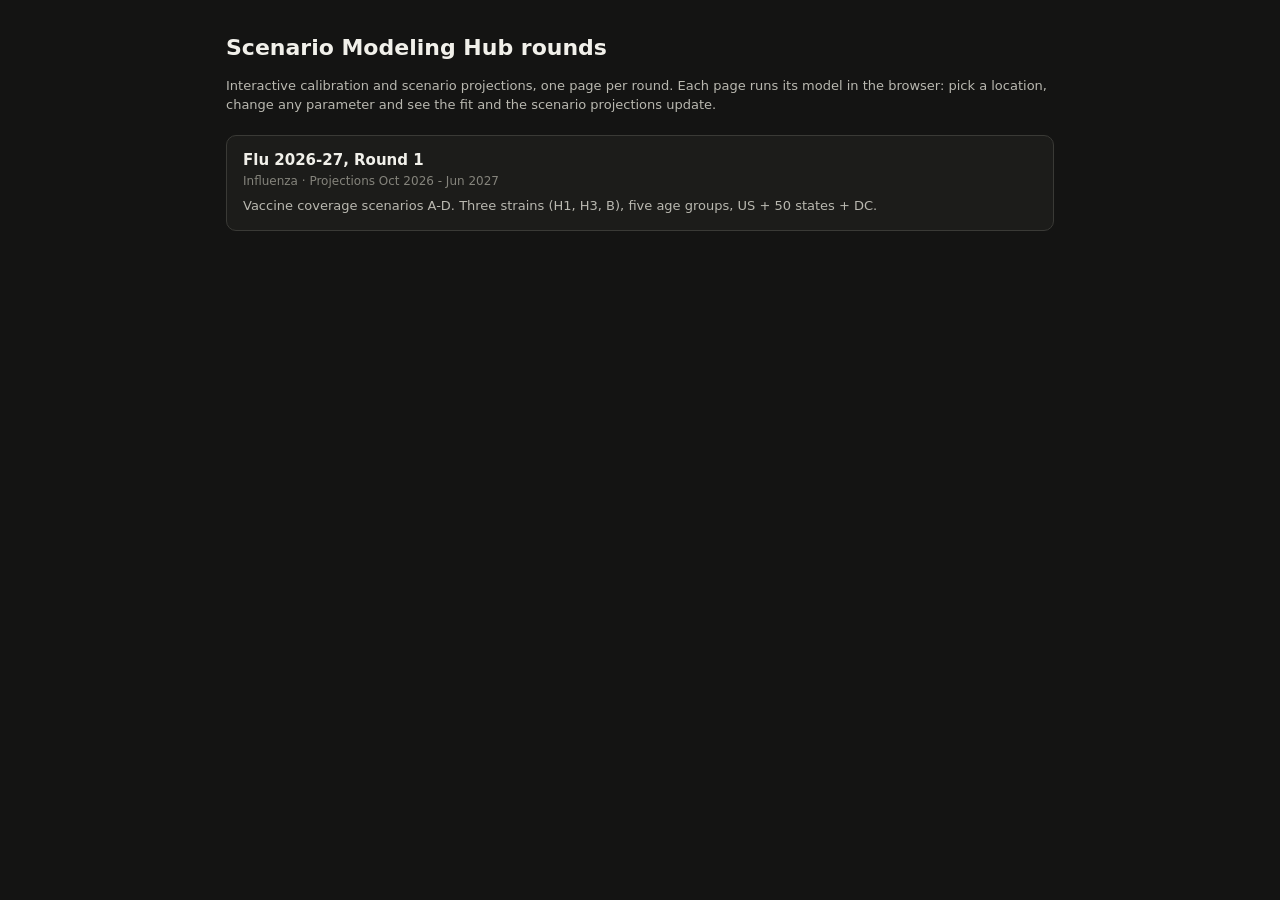
<file: index.html>
<!doctype html>
<html lang="en">
<head>
<meta charset="utf-8">
<meta name="viewport" content="width=device-width, initial-scale=1">
<title>SMH-web</title>
<link rel="stylesheet" href="engine/style.css">
<script>try { document.documentElement.dataset.theme = localStorage.getItem("smh-theme") || "dark"; } catch (e) { document.documentElement.dataset.theme = "dark"; }</script>
</head>
<body>
<div class="landing">
  <h1>Scenario Modeling Hub rounds</h1>
  <p>Interactive calibration and scenario projections, one page per round. Each page runs its model in the browser: pick a
    location, change any parameter and see the fit and the scenario projections update.</p>
  <div class="rounds" id="rounds"></div>
</div>
<script>
fetch("rounds.json").then((r) => r.json()).then((rounds) => {
  document.getElementById("rounds").innerHTML = rounds.map((r) =>
    `<a class="round" href="${r.path}/"><div class="t">${r.title}</div><div class="m">${r.pathogen} · ${r.period}</div><div class="d">${r.summary}</div></a>`).join("");
});
</script>
</body>
</html>
</file>
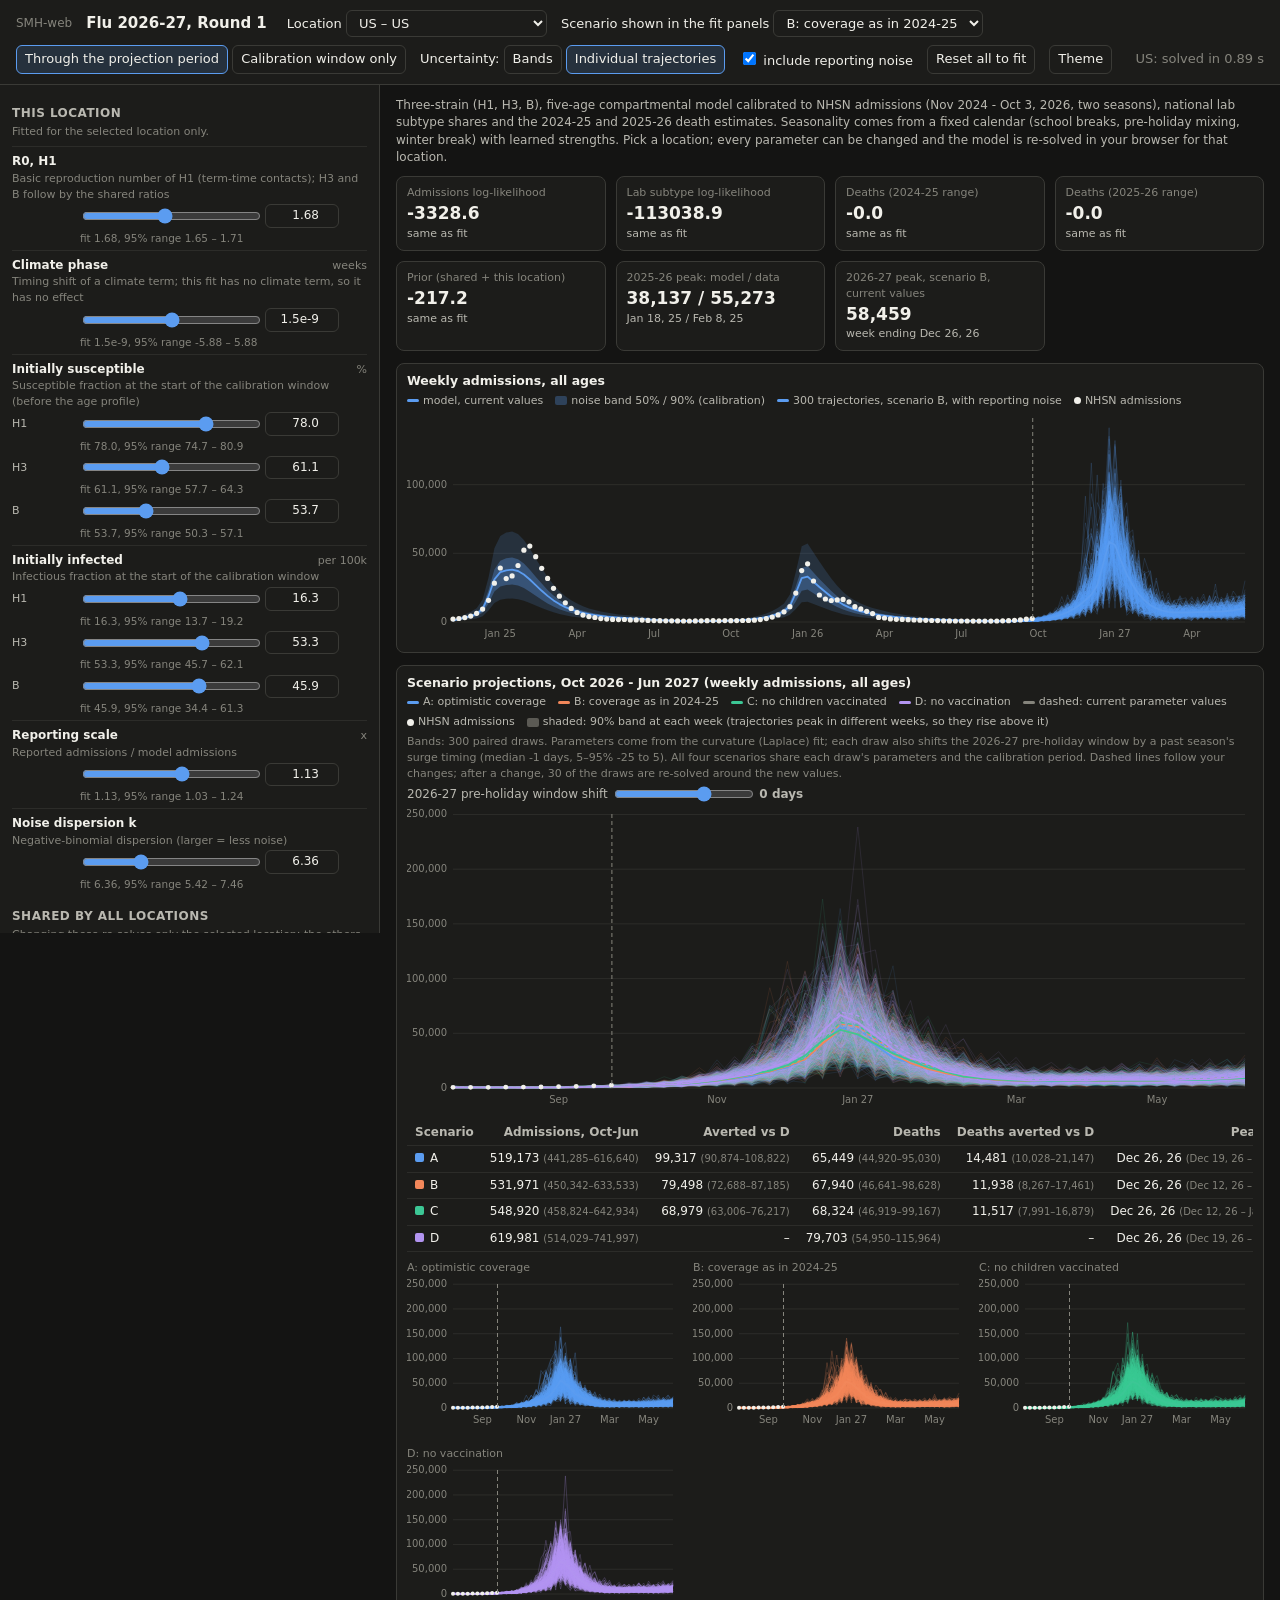
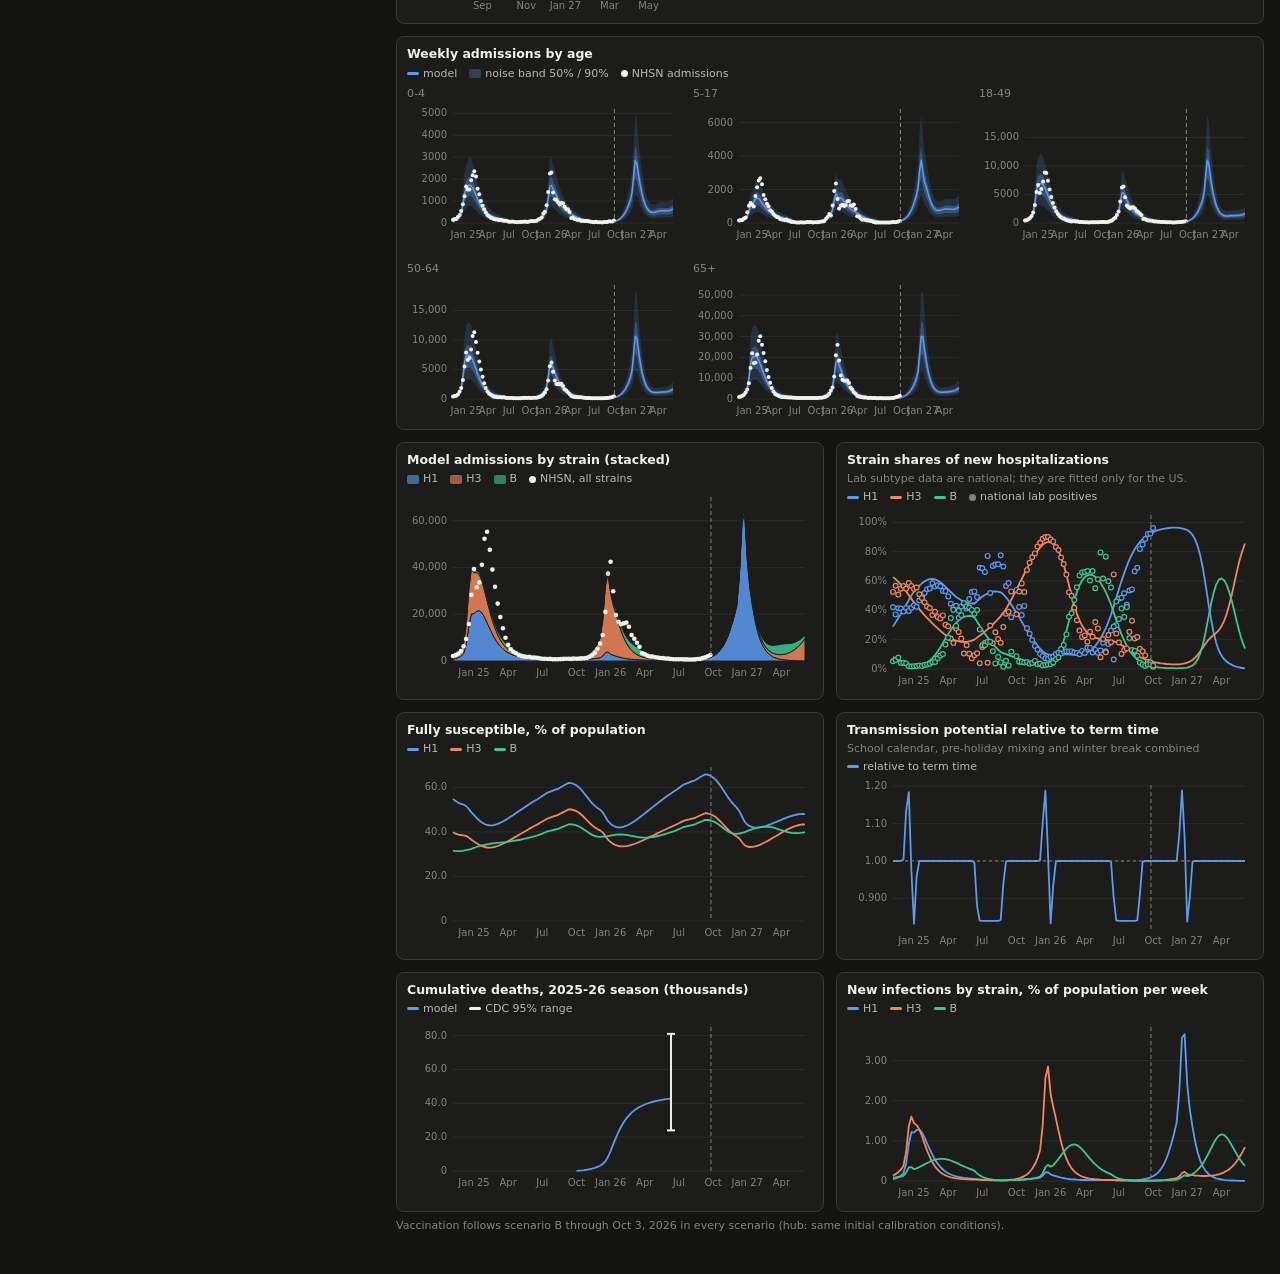
<file: Flu2026-27_Round1/index.html>
<!doctype html>
<html lang="en">
<head>
<meta charset="utf-8">
<meta name="viewport" content="width=device-width, initial-scale=1">
<title>Flu 2026-27 Round 1</title>
<link rel="stylesheet" href="../engine/style.css">
</head>
<body>
<p style="padding:16px">Loading…</p>
<script src="../engine/solver.js"></script>
<script src="../engine/stats.js"></script>
<script src="../engine/charts.js"></script>
<script src="../engine/app.js"></script>
<script src="model.js"></script>
<script>SMH.start().catch((e) => { document.body.innerHTML = `<p style="padding:16px;color:#b3261e">Could not load this round: ${e.message}</p>`; console.error(e); });</script>
</body>
</html>
</file>
<file: engine/style.css>
:root {
  --bg: #f6f5f1; --surface: #fcfcfb; --ink: #0b0b0b; --ink2: #52514e; --muted: #898781; --grid: #e6e5df;
  --line: #d7d6cf; --accent: #2a78d6; --accent-soft: rgba(42,120,214,.12); --changed: #b45f06;
  --c1: #2a78d6; --c2: #eb6834; --c3: #1baf7a; --c4: #8a5cc9; --c5: #eda100;
  --model: #2a78d6; --data: #0b0b0b; --band: 42,120,214; --good: #1a7f4e; --bad: #b3261e;
}
@media (prefers-color-scheme: dark) {
  :root:not([data-theme="light"]) {
    --bg: #141413; --surface: #1c1c1a; --ink: #f1f0ea; --ink2: #b9b8b0; --muted: #85847c; --grid: #2c2c29;
    --line: #3a3a36; --accent: #5b9cf0; --accent-soft: rgba(91,156,240,.16); --changed: #f0a24a;
    --c1: #5b9cf0; --c2: #f2875a; --c3: #3cc795; --c4: #b294f0; --c5: #f2c14e;
    --model: #5b9cf0; --data: #f1f0ea; --band: 91,156,240; --good: #4cc38a; --bad: #f2786d;
  }
}
:root[data-theme="dark"] {
  --bg: #141413; --surface: #1c1c1a; --ink: #f1f0ea; --ink2: #b9b8b0; --muted: #85847c; --grid: #2c2c29;
  --line: #3a3a36; --accent: #5b9cf0; --accent-soft: rgba(91,156,240,.16); --changed: #f0a24a;
  --c1: #5b9cf0; --c2: #f2875a; --c3: #3cc795; --c4: #b294f0; --c5: #f2c14e;
  --model: #5b9cf0; --data: #f1f0ea; --band: 91,156,240; --good: #4cc38a; --bad: #f2786d;
}
* { box-sizing: border-box; }
html, body { margin: 0; background: var(--bg); color: var(--ink); font: 13px/1.45 system-ui, -apple-system, "Segoe UI", sans-serif; }
a { color: var(--accent); }
header { display: flex; flex-wrap: wrap; gap: 8px 14px; align-items: center; padding: 10px 16px; background: var(--surface);
  border-bottom: 1px solid var(--line); position: sticky; top: 0; z-index: 5; }
header h1 { font-size: 15px; margin: 0 6px 0 0; font-weight: 600; }
header .home { color: var(--muted); text-decoration: none; font-size: 12px; }
select, button, input[type=number] { font: inherit; color: var(--ink); background: var(--surface); border: 1px solid var(--line); border-radius: 6px; padding: 4px 8px; }
button { cursor: pointer; } button:hover { border-color: var(--accent); }
button.on { background: var(--accent-soft); border-color: var(--accent); }
.status { color: var(--muted); margin-left: auto; font-variant-numeric: tabular-nums; }
.status.err { color: var(--bad); }
.status.busy::before { content: ""; display: inline-block; width: 8px; height: 8px; border-radius: 50%; background: var(--accent); margin-right: 6px; animation: pulse .8s infinite alternate; }
@keyframes pulse { from { opacity: .25 } to { opacity: 1 } }
.wrap { display: grid; grid-template-columns: 380px 1fr; min-height: calc(100vh - 52px); }
aside { border-right: 1px solid var(--line); background: var(--surface); padding: 8px 12px 40px; overflow-y: auto; max-height: calc(100vh - 52px); position: sticky; top: 52px; }
main { padding: 12px 16px 40px; min-width: 0; }
.about { color: var(--ink2); font-size: 12px; margin: 0 0 10px; max-width: 980px; }
.tiles { display: grid; grid-template-columns: repeat(auto-fit, minmax(170px, 1fr)); gap: 10px; margin-bottom: 12px; }
.tile { background: var(--surface); border: 1px solid var(--line); border-radius: 8px; padding: 8px 10px; }
.tile .k { color: var(--muted); font-size: 11px; } .tile .v { font-size: 17px; font-weight: 600; font-variant-numeric: tabular-nums; }
.tile .s { color: var(--ink2); font-size: 11px; font-variant-numeric: tabular-nums; }
.delta.up { color: var(--good); } .delta.down { color: var(--bad); }
.panels { display: grid; grid-template-columns: repeat(2, minmax(0, 1fr)); gap: 12px; }
.card { background: var(--surface); border: 1px solid var(--line); border-radius: 8px; padding: 8px 10px 4px; min-width: 0; }
.card.full { grid-column: 1 / -1; }
.card h3 { font-size: 12.5px; margin: 0 0 2px; font-weight: 600; } .card .sub { color: var(--muted); font-size: 11px; margin-bottom: 2px; }
.multi { display: grid; grid-template-columns: repeat(auto-fit, minmax(230px, 1fr)); gap: 12px; }
.legend { display: flex; flex-wrap: wrap; gap: 4px 12px; color: var(--ink2); font-size: 11px; margin: 2px 0 4px; }
.legend i { display: inline-block; width: 12px; height: 3px; border-radius: 2px; vertical-align: middle; margin-right: 4px; }
.legend i.dot { width: 7px; height: 7px; border-radius: 50%; } .legend i.area { height: 9px; opacity: .6; }
svg text { fill: var(--muted); font-size: 10px; font-variant-numeric: tabular-nums; }
.tip { position: fixed; pointer-events: none; background: var(--surface); border: 1px solid var(--line); border-radius: 6px; padding: 6px 8px; font-size: 11px; box-shadow: 0 4px 14px rgba(0,0,0,.12); z-index: 20; display: none; min-width: 150px; }
.tip b { display: block; margin-bottom: 2px; color: var(--ink); }
.tip div { display: flex; justify-content: space-between; gap: 10px; color: var(--ink2); font-variant-numeric: tabular-nums; }
.tip span.sw { display: inline-block; width: 8px; height: 8px; border-radius: 2px; margin-right: 5px; }
.group > h2 { font-size: 12px; text-transform: uppercase; letter-spacing: .04em; color: var(--ink2); margin: 12px 0 2px; }
.group > p { color: var(--muted); font-size: 11px; margin: 0 0 6px; }
.param { border-top: 1px solid var(--grid); padding: 6px 0 4px; }
.param .ph { display: flex; justify-content: space-between; gap: 8px; align-items: baseline; }
.param .pl { font-weight: 600; font-size: 12px; } .param .pu, .param .pd { color: var(--muted); font-size: 11px; }
.row { display: grid; grid-template-columns: 62px 1fr 74px 22px; gap: 6px; align-items: center; margin-top: 2px; }
.row .el { color: var(--ink2); font-size: 11px; white-space: nowrap; overflow: hidden; text-overflow: ellipsis; }
.row input[type=number] { width: 74px; padding: 2px 4px; font-size: 12px; text-align: right; font-variant-numeric: tabular-nums; }
.row.changed .el, .row.changed input[type=number] { color: var(--changed); }
.row button.rs { padding: 0; width: 22px; height: 22px; border: none; background: none; color: var(--muted); visibility: hidden; }
.row.changed button.rs { visibility: visible; }
.ci { grid-column: 2 / 4; color: var(--muted); font-size: 10.5px; margin-top: -3px; font-variant-numeric: tabular-nums; }
input[type=range] { width: 100%; accent-color: var(--accent); }
.ctl { display: flex; flex-wrap: wrap; gap: 6px 16px; align-items: center; color: var(--ink2); font-size: 12px; margin: 2px 0 4px; }
.ctl input[type=range] { width: 140px; vertical-align: middle; }
table.sum { width: 100%; border-collapse: collapse; font-size: 12px; font-variant-numeric: tabular-nums; margin: 6px 0 8px; }
table.sum th, table.sum td { text-align: right; padding: 4px 8px; border-bottom: 1px solid var(--grid); white-space: nowrap; }
table.sum th:first-child, table.sum td:first-child { text-align: left; } table.sum th { color: var(--ink2); font-weight: 600; }
table.sum td small { color: var(--muted); }
.tablewrap { overflow-x: auto; }
footer { color: var(--muted); font-size: 11px; padding: 6px 0 0; }
footer .ok { color: var(--good); } footer .bad { color: var(--bad); }
/* landing page */
.landing { max-width: 860px; margin: 0 auto; padding: 32px 16px 60px; }
.landing h1 { font-size: 22px; margin: 0 0 4px; } .landing p { color: var(--ink2); }
.rounds { display: grid; gap: 12px; margin-top: 20px; }
.round { display: block; background: var(--surface); border: 1px solid var(--line); border-radius: 10px; padding: 14px 16px; color: var(--ink); text-decoration: none; }
.round:hover { border-color: var(--accent); }
.round .t { font-weight: 600; font-size: 15px; } .round .m { color: var(--muted); font-size: 12px; margin-top: 2px; } .round .d { color: var(--ink2); margin-top: 6px; }
@media (max-width: 860px) {
  .wrap { grid-template-columns: 1fr; }
  aside { position: static; max-height: none; border-right: none; border-bottom: 1px solid var(--line); }
  .panels { grid-template-columns: 1fr; }
}
</file>
